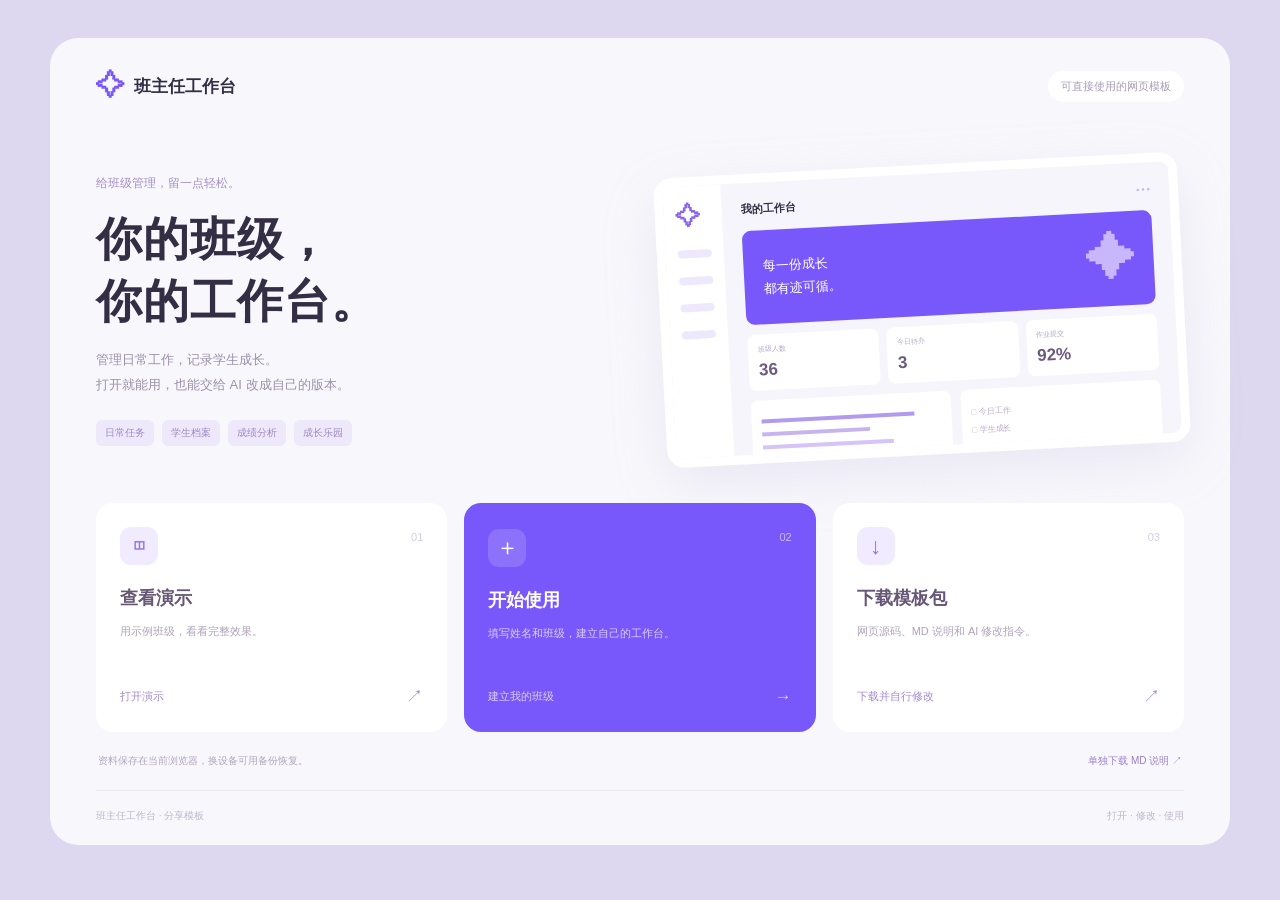
<file: index.html>
<!DOCTYPE html><html lang="zh-CN"><head><meta charset="UTF-8"><meta name="viewport" content="width=device-width,initial-scale=1"><meta name="theme-color" content="#7858fa"><title>班主任工作台 · 模板</title><link rel="stylesheet" href="welcome.css"></head><body><main class="welcome"><header><a class="brand" href="index.html"><span>✧</span> 班主任工作台</a><span class="tag">可直接使用的网页模板</span></header><section class="intro"><div class="intro-copy"><span class="label">给班级管理，留一点轻松。</span><h1>你的班级，<br>你的工作台。</h1><p>管理日常工作，记录学生成长。<br>打开就能用，也能交给 AI 改成自己的版本。</p><div class="intro-tags"><span>日常任务</span><span>学生档案</span><span>成绩分析</span><span>成长乐园</span></div></div><div class="mini-desk" aria-hidden="true"><div class="mini-nav"><b>✧</b><span></span><span></span><span></span><span></span></div><div class="mini-main"><div class="mini-title">我的工作台 <i>● ● ●</i></div><div class="mini-hero"><span>每一份成长<br>都有迹可循。</span><b>✦</b></div><div class="mini-stats"><div>班级人数<strong>36</strong></div><div>今日待办<strong>3</strong></div><div>作业提交<strong>92%</strong></div></div><div class="mini-row"><div class="mini-chart"><span></span><span></span><span></span></div><div class="mini-list"><span>□ 今日工作</span><span>□ 学生成长</span><span>☑ 班级活动</span></div></div></div></div></section><section class="entry-grid"><a class="entry" href="workspace.html?mode=demo"><span class="entry-icon">◫</span><span class="entry-number">01</span><h2>查看演示</h2><p>用示例班级，看看完整效果。</p><span class="entry-action">打开演示 <b>↗</b></span></a><button class="entry featured" id="start" onclick="startUsing()"><span class="entry-icon">＋</span><span class="entry-number">02</span><h2 id="start-title">开始使用</h2><p id="start-desc">填写姓名和班级，建立自己的工作台。</p><span class="entry-action" id="start-action">建立我的班级 <b>→</b></span></button><a class="entry" href="downloads/classroom-template.zip" download="班主任工作台_模板包.zip" id="download"><span class="entry-icon">↓</span><span class="entry-number">03</span><h2>下载模板包</h2><p>网页源码、MD 说明和 AI 修改指令。</p><span class="entry-action">下载并自行修改 <b>↗</b></span></a></section><section class="setup" id="setup" hidden><div><h2>建立我的班级</h2><p>稍后可在系统设置中修改。</p></div><form id="setup-form"><label>班主任姓名<input name="teacher" placeholder="例如：林老师" required maxlength="30" autocomplete="name"></label><label>班级名称<input name="className" placeholder="例如：初二（3）班" required maxlength="50"></label><label>学期<input name="term" placeholder="例如：2026—2027 学年 · 第一学期" maxlength="80"></label><button class="primary" type="submit">进入我的工作台 →</button><span id="setup-error" role="alert"></span></form></section><div class="bottom-row"><span>资料保存在当前浏览器，换设备可用备份恢复。</span><a href="downloads/template-spec.md" download>单独下载 MD 说明 ↗</a></div><p id="file-note" hidden>你已打开下载后的源码。修改 app.js 或 style.css 后刷新即可；重新生成下载包可运行 build-template.py。</p><footer><span>班主任工作台 · 分享模板</span><span>打开 · 修改 · 使用</span></footer></main><script src="welcome.js"></script></body></html>
</file>
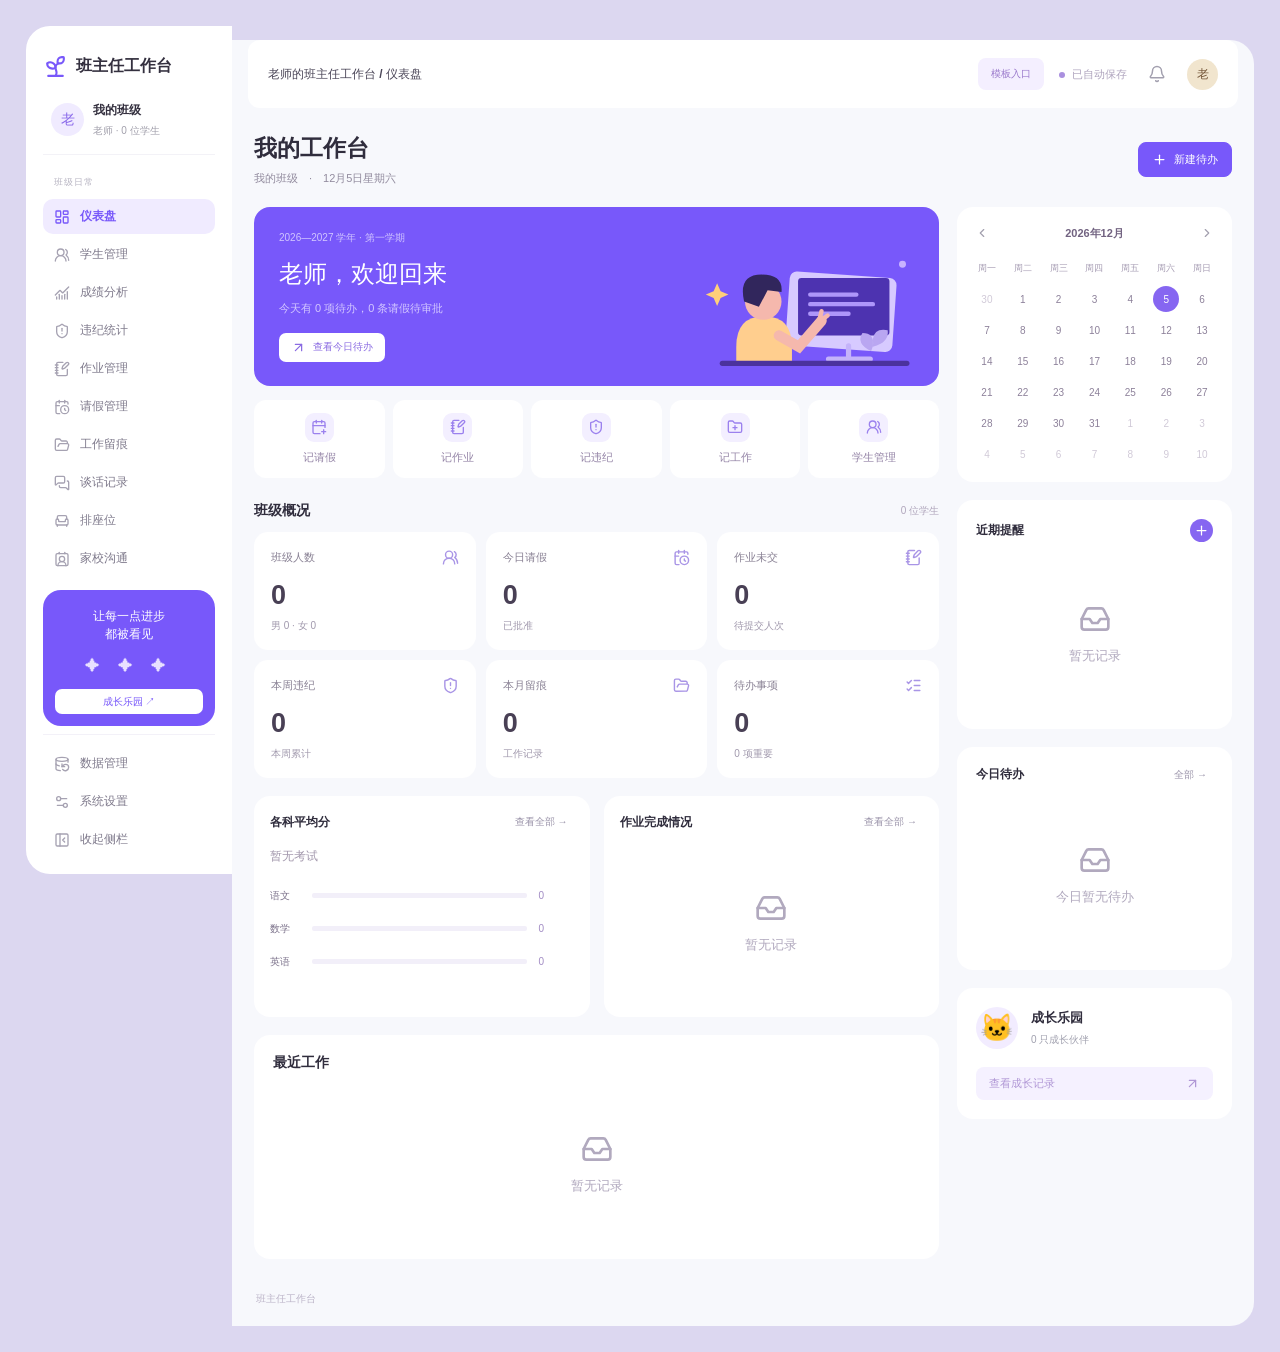
<file: workspace.html>
<!DOCTYPE html><html lang="zh-CN"><head><meta charset="UTF-8"><meta name="viewport" content="width=device-width,initial-scale=1"><meta name="theme-color" content="#182b38"><title>班主任工作台</title><link rel="stylesheet" href="style.css"></head><body><aside id="sidebar"></aside><div id="shade" onclick="document.body.classList.remove('nav-open')"></div><div class="shell"><header><div class="header-left"><button class="icon mobile" onclick="document.body.classList.add('nav-open')" aria-label="打开菜单"><i data-lucide="menu"></i></button><span id="bread">工作台 / 仪表盘</span></div><div class="header-right"><span id="saved"><span class="dot"></span> 已自动保存</span><button class="icon" onclick="go('todo')" aria-label="提醒"><i data-lucide="bell"></i></button><button class="avatar" onclick="go('settings')">林</button></div></header><main id="main"></main><footer><span>班主任工作台</span><span></span></footer></div><div id="modal" class="modal" hidden></div><div id="toast" role="status"></div><input type="file" id="file" hidden><script src="icons.js"></script><script src="docx.js"></script><script src="app.js"></script></body></html>
</file>
<file: welcome.css>
*{box-sizing:border-box}body{margin:0;background:#ddd7f0;color:#342e45;font:14px -apple-system,BlinkMacSystemFont,'Segoe UI','PingFang SC','Microsoft YaHei',sans-serif;padding:38px 28px}button,input{font:inherit}a{color:inherit;text-decoration:none}button{cursor:pointer}button:focus-visible,a:focus-visible,input:focus-visible{outline:3px solid #b9a2fc;outline-offset:4px}[hidden]{display:none!important}.welcome{max-width:1180px;margin:auto;background:#f8f8fc;border-radius:28px;padding:32px 46px 22px}header{display:flex;justify-content:space-between;align-items:center}.brand{font-size:17px;font-weight:650;display:flex;align-items:center;gap:9px}.brand>span{color:#7858fa;font-size:29px}.tag{font-size:11px;color:#a79cb8;background:white;border-radius:20px;padding:8px 13px}.intro{display:grid;grid-template-columns:1fr 1fr;gap:40px;align-items:center;padding:62px 0 48px}.label{color:#a38dca;font-size:12px}h1{font-size:46px;line-height:1.35;font-weight:650;margin:16px 0;letter-spacing:1px}.intro-copy>p{font-size:13px;line-height:1.9;color:#9b90aa;margin:0}.intro-tags{display:flex;gap:8px;margin-top:22px}.intro-tags span{font-size:10px;background:#eee9fa;color:#9f88c7;padding:6px 9px;border-radius:6px}.mini-desk{height:290px;border:9px solid #fff;border-radius:18px;background:#f6f5fc;display:flex;overflow:hidden;box-shadow:0 18px 55px #a99bc72b;transform:rotate(-3deg)}.mini-nav{width:58px;background:white;padding:16px 12px}.mini-nav b{font-size:25px;color:#8966ef}.mini-nav span{display:block;height:8px;background:#eee8fc;margin-top:19px;border-radius:4px}.mini-main{padding:19px;flex:1}.mini-title{font-size:11px;font-weight:600;display:flex;justify-content:space-between;align-items:center}.mini-title i{color:#c7badf;font-size:6px}.mini-hero{background:#7858fa;color:white;padding:19px;border-radius:9px;margin-top:14px;display:flex;align-items:center;justify-content:space-between}.mini-hero span{line-height:1.8;font-size:13px}.mini-hero b{font-size:49px;color:#c9b7fc}.mini-stats{display:flex;gap:8px;margin-top:10px}.mini-stats>div{flex:1;background:white;padding:10px;border-radius:7px;font-size:7px;color:#b4a7c6}.mini-stats strong{display:block;color:#6c5b80;font-size:17px;margin-top:6px}.mini-row{display:flex;gap:10px;margin-top:10px}.mini-chart,.mini-list{background:white;padding:10px;flex:1;border-radius:7px}.mini-chart span{display:block;height:4px;background:#b29aef;margin:9px 0;width:85%}.mini-chart span:nth-child(2){width:60%;background:#c6b4ef}.mini-chart span:nth-child(3){width:73%;background:#d4c4f7}.mini-list span{display:block;font-size:8px;color:#baabcc;margin:7px 0}.entry-grid{display:grid;grid-template-columns:repeat(3,1fr);gap:17px}.entry{display:block;border:0;background:white;padding:24px;text-align:left;border-radius:17px;color:#665776;position:relative;transition:transform .15s,box-shadow .15s}.entry:hover{transform:translateY(-3px);box-shadow:0 9px 28px #ab9dca20}.entry-icon{width:38px;height:38px;border-radius:11px;background:#f0ebff;color:#9573e7;display:grid;place-items:center;font-size:23px}.entry-number{position:absolute;top:28px;right:24px;color:#d6cce4;font-size:11px}.entry h2{font-size:18px;margin:21px 0 12px;font-weight:600}.entry p{font-size:11px;color:#b0a3be;line-height:1.8;min-height:39px;margin:0 0 24px}.entry-action{font-size:11px;display:flex;align-items:center;justify-content:space-between;color:#a48acf}.entry-action b{font-size:17px;font-weight:400}.featured{background:#7858fa;color:white}.featured .entry-icon{background:#ffffff26;color:white}.featured .entry-number{color:#cab9ff}.featured p,.featured .entry-action{color:#dacfff}.bottom-row{display:flex;justify-content:space-between;gap:20px;font-size:10px;color:#b1a5bf;padding:22px 2px}.bottom-row a{color:#9c80ca;white-space:nowrap}footer{border-top:1px solid #ebe5f4;display:flex;justify-content:space-between;font-size:10px;color:#c0b5cc;padding-top:18px}.setup{background:white;padding:27px;border-radius:17px;margin-top:22px;display:grid;grid-template-columns:1fr 2fr;gap:25px;scroll-margin:20px}.setup h2{font-size:18px;margin:0 0 10px}.setup p{font-size:11px;color:#afa0be}.setup form{display:grid;gap:14px;grid-template-columns:1fr 1fr}.setup label{display:flex;flex-direction:column;gap:8px;font-size:11px;color:#9684a8}.setup label:nth-child(3){grid-column:1/-1}.setup input{border:1px solid #e9e1f5;border-radius:8px;padding:11px 13px;width:100%;color:#675378;background:#fcfbff;font-size:12px}.setup input::placeholder{color:#c8bbd5}.primary{background:#7858fa;border:0;color:white;padding:12px 16px;border-radius:8px;grid-column:1/-1;font-size:12px}#setup-error{grid-column:1/-1;color:#bc6979;font-size:12px}#file-note{font-size:11px;line-height:1.8;color:#ac9bbc;margin-top:0}@media(max-width:760px){body{padding:16px 12px}.welcome{padding:22px 20px;border-radius:20px}.tag{font-size:9px;padding:6px 8px}.brand{font-size:14px}.brand>span{font-size:24px}.intro{padding:36px 0 30px;gap:25px;grid-template-columns:1fr}.intro-copy h1{font-size:36px}.intro-copy>p{font-size:12px}.mini-desk{height:245px;max-width:420px;width:90%;margin:0 auto;transform:rotate(-2deg)}.mini-main{padding:15px}.mini-hero{padding:12px 16px}.mini-row{margin-top:7px}.entry-grid{grid-template-columns:1fr;gap:12px}.entry{padding:20px 20px 17px}.entry h2{margin:14px 0 7px;font-size:17px}.entry p{min-height:0;margin-bottom:16px}.entry-icon{height:30px;width:30px;font-size:20px}.entry-action{font-size:11px}.bottom-row{flex-direction:column;gap:12px;padding:19px 1px;line-height:1.7}.setup{grid-template-columns:1fr;padding:22px;gap:12px}.setup form{grid-template-columns:1fr}.setup label:nth-child(3){grid-column:auto}.intro-tags{gap:6px}.intro-tags span{font-size:9px}}
</file>
<file: style.css>
:root{--nav:#192d3a;--green:#287c63;--ink:#213b3c;--muted:#869393;--line:#e5ebe8;--bg:#f4f6f3;--soft:#eaf3ec}*{box-sizing:border-box}body{margin:0;color:var(--ink);font:14px -apple-system,BlinkMacSystemFont,'Segoe UI','PingFang SC','Microsoft YaHei',sans-serif;background:var(--bg)}button,input,select,textarea{font:inherit}button,a,input,select,textarea{outline-color:#3a9277}button{cursor:pointer;border:0}button{transition:background .15s,transform .15s}button:hover{filter:brightness(.97)}button:active{transform:translateY(1px)}a{color:var(--green);text-decoration:none}aside{position:fixed;inset:0 auto 0 0;width:234px;background:var(--nav);color:#fff;padding:28px 18px 16px;display:flex;flex-direction:column;z-index:30}.brand{display:flex;gap:10px;align-items:center;font-size:17px;font-weight:650;letter-spacing:1px}.brand-mark{width:34px;height:34px;border-radius:11px;background:#418570;display:grid;place-items:center}.class-profile{padding:26px 12px 21px;border-bottom:1px solid #ffffff13;margin-bottom:18px}.class-profile .row{gap:12px}.class-profile small{display:block;color:#99aaaF;margin-top:5px;font-size:12px}.teacher-avatar{background:#dce9d9;color:#38664f;border-radius:50%;width:42px;height:42px;display:grid;place-items:center;font-size:19px}.nav-scroll{overflow:auto;flex:1;scrollbar-width:thin}.nav-label{font-size:10px;letter-spacing:2px;color:#8fa3aa;padding:10px 14px}.nav-item{width:100%;text-align:left;background:transparent;color:#d0dbde;padding:10px 14px;border-radius:7px;display:flex;gap:12px;align-items:center;margin:3px 0;font-size:13px}.nav-item svg{width:17px;height:17px;color:#9fb4ba}.nav-item.active{background:#315369;color:white}.nav-item.active svg{color:#b2dcc8}.nav-item .badge{margin-left:auto;background:#ffffff18;color:#cbe3d3;font-size:10px;border-radius:4px;padding:2px 5px}.nav-bottom{border-top:1px solid #ffffff13;padding-top:10px}.shell{margin-left:234px}header{height:74px;background:#ffffffbd;border-bottom:1px solid var(--line);display:flex;align-items:center;justify-content:space-between;padding:0 38px}.header-left,.header-right,.row{display:flex;align-items:center;gap:16px}.header-left{font-size:12px;color:#748681}.header-right{gap:19px}#saved{font-size:11px;color:#7e9084}.dot{display:inline-block;width:6px;height:6px;border-radius:50%;background:#70a88b;margin-right:4px}.avatar{border-radius:50%;width:31px;height:31px;background:#e9ede2;color:#547154;font-size:12px}.icon{background:transparent;color:#6a807a;padding:6px;display:inline-flex;align-items:center;justify-content:center}.icon svg{width:18px;height:18px}.mobile{display:none}main{max-width:1520px;margin:auto;padding:32px 38px;min-height:calc(100vh - 124px)}h1{font-size:27px;letter-spacing:.5px;font-weight:650;margin:0 0 9px}h2{font-size:16px;font-weight:650;margin:0}h3{font-size:14px;margin:0}p{line-height:1.7}small,.muted{color:var(--muted)}.page-head{display:flex;align-items:center;justify-content:space-between;gap:18px;margin-bottom:25px}.eyebrow{letter-spacing:2px;font-size:10px;color:#7d9684;font-weight:600;margin-bottom:10px}.subtitle{font-size:12px;color:#8a9892}.btn{background:white;border:1px solid #dfe7e1;padding:9px 14px;border-radius:6px;display:inline-flex;align-items:center;justify-content:center;gap:7px;color:#50665d;white-space:nowrap;font-size:12px}.btn svg{width:15px;height:15px}.btn.primary{background:var(--green);color:white;border-color:var(--green)}.btn.danger{color:#bd625a}.btn.small{padding:6px 10px;font-size:11px}.actions{display:flex;gap:8px;flex-wrap:wrap}.hero{display:flex;align-items:center;justify-content:space-between;background:#e7eee2;border:1px solid #dee7d7;border-radius:11px;padding:25px 29px;position:relative;overflow:hidden;margin-bottom:22px}.hero h2{font-size:23px;font-weight:550;margin-bottom:12px}.hero p{font-size:12px;margin:0;color:#70846b}.hero-art{width:190px;height:105px;position:relative;flex-shrink:0;display:flex;align-items:center;justify-content:center}.hero-art .leaf{position:absolute;width:33px;height:55px;border-radius:100% 0 100% 0;background:#86a88a;transform:rotate(-20deg);right:38px;top:5px}.hero-art:after{content:'';width:118px;height:12px;border-radius:50%;background:#c9d8c4;position:absolute;bottom:3px}.books{transform:rotate(-8deg);position:relative;z-index:1}.book{width:91px;height:20px;border-radius:3px;border-left:7px solid #ffffff66;margin-top:3px;box-shadow:2px 2px 0 #bac9b5;background:#5b8067}.book:nth-child(2){width:104px;background:#e3bf82}.book:nth-child(3){background:#a6b98e;width:96px}.quick{display:grid;grid-template-columns:repeat(5,1fr);gap:12px;margin:20px 0 24px}.quick button{background:white;border:1px solid var(--line);padding:13px 10px;border-radius:8px;display:flex;align-items:center;justify-content:center;gap:10px;color:#455e53;font-size:12px}.quick button i,.quick button svg{width:17px;height:17px;color:#68947c}.stats{display:grid;grid-template-columns:repeat(6,1fr);gap:14px;margin-bottom:22px}.stat{background:white;border:1px solid var(--line);border-radius:9px;padding:17px}.stat .label{font-size:11px;color:#81918a;display:flex;align-items:center;justify-content:space-between}.stat svg{width:15px;height:15px;color:#a3b8a8}.stat .value{font:600 29px Georgia,serif;margin:13px 0 7px;color:#2b4b3a}.stat .value span{font:11px sans-serif;color:#94a197;margin-left:6px}.stat .note{font-size:10px;color:#8d9d91}.grid2{display:grid;grid-template-columns:1.15fr 1fr;gap:20px;margin-bottom:20px}.grid3{display:grid;grid-template-columns:repeat(3,1fr);gap:18px}.panel{background:white;border:1px solid var(--line);border-radius:10px;padding:22px;margin-bottom:20px}.grid2>.panel{margin:0}.panel-head{display:flex;align-items:center;justify-content:space-between;gap:12px;margin-bottom:19px}.panel-head h2:before{content:'';display:inline-block;width:3px;height:15px;border-radius:2px;background:#5f9274;margin-right:9px;vertical-align:-2px}.link-btn{color:#819486;background:none;font-size:11px}.pill{font-size:10px;padding:4px 8px;border-radius:4px;background:#edf3ee;color:#5f856d;display:inline-block;white-space:nowrap}.pill.orange{background:#fbf0df;color:#b78b4f}.pill.red{background:#f8eae7;color:#b4736b}.reminder{display:flex;align-items:center;gap:13px;padding:12px 0;border-bottom:1px solid #f0f3ef}.reminder:last-child{border:0}.reminder .date{width:40px;text-align:center;font-size:11px;color:#9aa690;border:1px solid #e6ecdf;background:#f5f7ef;padding:5px;border-radius:5px}.date strong{font:600 20px Georgia,serif;display:block;color:#6e805c}.reminder .text{flex:1;min-width:0}.reminder strong{font-size:12px;font-weight:550}.reminder small{font-size:10px;display:block;margin-top:5px}.todo-item{display:flex;gap:11px;padding:13px 0;align-items:center;border-bottom:1px solid #f0f3ef}.todo-item input{accent-color:#568d6e;width:15px;height:15px}.todo-item .text{flex:1;font-size:12px}.todo-item.done .text{text-decoration:line-through;color:#a7b1a6}.bars{display:flex;flex-direction:column;gap:17px;margin-top:25px}.bar-row{display:flex;align-items:center;gap:12px;font-size:11px}.bar-track{height:9px;border-radius:2px;background:#f1f4ee;flex:1;overflow:hidden}.bar-fill{height:100%;background:#5e8a6e;border-radius:2px}.bar-row b{font-weight:500;min-width:30px}.bar-row em{font-style:normal;font-size:10px;width:35px;color:#6a806c}.legend{display:flex;gap:18px;font-size:10px;color:#8b9c90}.legend:before{content:'';width:7px;height:7px;background:#6a9273;margin-top:2px}.mini-progress{height:5px;background:#eff2ec;border-radius:3px;margin-top:10px;overflow:hidden}.mini-progress span{height:100%;display:block;background:#7b9c71}.homework-row{padding:13px 0;border-bottom:1px solid #f1f3ef}.homework-row:last-child{border:0}.homework-row .row{justify-content:space-between;font-size:12px}.pet-preview{display:flex;align-items:center;gap:20px;background:#f7f5ee;border-radius:7px;padding:16px;margin-top:12px}.pet-emoji{font-size:53px;filter:drop-shadow(0 5px 2px #0000000a);line-height:1.5}.toolbar{display:flex;align-items:center;justify-content:space-between;gap:14px;flex-wrap:wrap;margin-bottom:18px}.search{display:flex;align-items:center;gap:9px;border:1px solid #e0e7e0;background:white;padding:9px 12px;border-radius:6px}.search svg{width:15px;height:15px;color:#99a59b}.search input{border:0;background:none;width:190px;color:#49614f}.search input:focus{outline:none}input,select,textarea{border:1px solid #dfe7e0;border-radius:5px;padding:9px 11px;background:white;color:#375443;max-width:100%}textarea{min-height:95px;resize:vertical}table{width:100%;border-collapse:collapse;text-align:left;font-size:12px;white-space:nowrap}th{font-weight:500;color:#8b9c90;font-size:11px;background:#f7f9f5;padding:13px 14px;border-bottom:1px solid var(--line)}td{padding:14px;border-bottom:1px solid #eef2eb;color:#5d7264}tbody tr:hover{background:#fafbf8}.table-wrap{overflow-x:auto}.name-btn{background:transparent;color:#34583f;font-weight:600;padding:0}.student-icon{display:inline-flex;width:29px;height:29px;align-items:center;justify-content:center;background:#eaf1e5;border-radius:8px;margin-right:10px;color:#6f8c68;font-size:11px}.tabs{display:flex;gap:7px;border-bottom:1px solid var(--line);margin-bottom:22px;overflow-x:auto}.tab{padding:12px 15px;background:none;white-space:nowrap;color:#8c9a8f;font-size:12px;border-bottom:2px solid transparent}.tab.active{color:#287c63;border-bottom-color:#287c63}.empty{text-align:center;padding:45px;color:#9aab9c;font-size:13px}.empty svg{display:block;margin:0 auto 12px;width:32px;height:32px}.modal{position:fixed;inset:0;z-index:60;background:#172b3d69;display:flex;align-items:center;justify-content:center;padding:24px;backdrop-filter:blur(3px)}[hidden]{display:none!important}.dialog{background:#fff;border-radius:12px;width:650px;max-width:100%;max-height:90vh;overflow:auto;box-shadow:0 20px 100px #142d3038}.dialog.wide{width:930px}.dialog-head{padding:22px 25px;border-bottom:1px solid var(--line);display:flex;justify-content:space-between;align-items:center}.dialog-body{padding:23px 25px}.form-grid{display:grid;grid-template-columns:1fr 1fr;gap:18px}.field{display:flex;flex-direction:column;gap:8px;font-size:12px;color:#748775}.field.full{grid-column:1/-1}.dialog-foot{display:flex;justify-content:flex-end;gap:9px;padding:17px 25px;border-top:1px solid var(--line)}.photos{display:flex;gap:8px;flex-wrap:wrap}.photos img{width:100px;height:80px;object-fit:cover;border-radius:5px}.chart{width:100%;height:215px}.pet-card{text-align:center;position:relative}.pet-card .pet-emoji{font-size:78px}.pet-card .student{font-size:16px;font-weight:550;margin-top:10px}.pet-card .attributes{text-align:left;margin:20px 0;font-size:11px}.seat-grid{display:grid;gap:10px;max-width:900px;margin:auto}.seat{position:relative;border:1px solid #dae5db;border-radius:6px;background:#f5f9f2;padding:16px 6px;text-align:center;min-height:65px;color:#496d51;cursor:grab;font-size:12px}.seat.selected{outline:2px solid #34816b}.seat small{display:block;margin-top:5px;font-size:9px}.seat.empty{padding:16px 6px;background:#fafbf8;color:#bdc7bb}.board{background:#4a705d;color:#e8f0dc;text-align:center;max-width:400px;margin:10px auto 35px;border-bottom:5px solid #bba582;border-radius:4px;padding:12px;font-size:13px;letter-spacing:12px}.seat.aisle{margin-right:24px}.timeline{border-left:1px solid #d9e4d8;margin:0 12px;padding-left:28px}.timeline article{position:relative;padding-bottom:27px}.timeline article:before{content:'';position:absolute;left:-33px;top:5px;width:8px;height:8px;border-radius:50%;background:#6c9472}.timeline article p{font-size:12px;color:#7b8e7c}.setting-section{max-width:800px}.notice{background:#f6f4e9;border-radius:6px;padding:12px 16px;color:#9c8c5b;font-size:12px;line-height:1.8}.danger-zone{border-color:#eedad3}.rank{font:25px Georgia;color:#b4bfa5;width:35px}.card-grid{display:grid;grid-template-columns:repeat(auto-fill,minmax(245px,1fr));gap:18px}.card-grid .panel{margin:0}.divider{height:1px;background:var(--line);margin:20px 0}footer{display:flex;justify-content:space-between;padding:10px 38px 20px;color:#a3afa2;font-size:10px}#toast{position:fixed;bottom:30px;left:calc(50% + 90px);transform:translate(-50%,15px);background:#254e3f;color:white;padding:13px 24px;z-index:100;border-radius:7px;opacity:0;transition:.2s;pointer-events:none;font-size:12px}#toast.show{opacity:1;transform:translate(-50%,0)}.svgline{width:100%;height:230px}.profile-top{display:flex;align-items:center;gap:18px;margin-bottom:25px}.profile-top .student-icon{width:62px;height:62px;font-size:22px}.metric4{display:grid;grid-template-columns:repeat(4,1fr);gap:12px}.metric4 .stat{padding:14px}.collapse-label{margin-left:auto}body.collapsed aside{width:74px;padding:25px 12px}body.collapsed .shell{margin-left:74px}body.collapsed aside .brand-text,body.collapsed aside .class-profile,body.collapsed aside .nav-label,body.collapsed aside .nav-text,body.collapsed aside .badge{display:none}body.collapsed .nav-item{justify-content:center;padding:12px}body.collapsed .brand{justify-content:center;margin-bottom:30px}.homework-tiles{display:grid;grid-template-columns:repeat(auto-fill,minmax(115px,1fr));gap:10px}.student-tile{padding:14px;border:1px solid var(--line);border-radius:6px;font-size:12px;background:#edf4e9;color:#64835d}.student-tile.missing{background:#fbefea;color:#b87e6e}.donut-wrap{display:flex;align-items:center;gap:28px;justify-content:center;padding:15px 0}.donut{width:150px;height:150px;border-radius:50%;position:relative;flex-shrink:0}.donut:after{content:'';position:absolute;inset:27px;background:#fff;border-radius:50%}.donut-text{position:absolute;inset:0;display:grid;place-content:center;z-index:1;text-align:center;font:25px Georgia}.donut-text small{font:10px sans-serif;display:block;margin-top:7px}.key-row{font-size:11px;margin:12px 0;display:flex;gap:9px}.key-row span{width:8px;height:8px;display:block;border-radius:2px;margin-top:3px}.record-content{white-space:pre-wrap;font-size:13px;line-height:1.9;color:#687f6a}@media(min-width:1500px){main{padding:38px 48px}.stats .stat{padding:22px}.quick{margin-top:22px}.hero{padding:30px}}@media(max-width:1150px){aside{width:208px}.shell{margin-left:208px}main{padding:28px 24px}header{padding:0 24px}.stats{grid-template-columns:repeat(3,1fr)}.grid2{grid-template-columns:1fr 1fr}.quick button{font-size:11px;gap:5px}.hero-art{width:120px}.grid3{grid-template-columns:repeat(2,1fr)}}@media(max-width:760px){aside{transform:translateX(-100%);width:234px!important;transition:.2s}.shell,body.collapsed .shell{margin-left:0}body.nav-open aside{transform:translateX(0)}body.nav-open #shade{display:block;position:fixed;inset:0;background:#0005;z-index:25}body.collapsed aside .brand-text,body.collapsed aside .class-profile,body.collapsed aside .nav-label,body.collapsed aside .nav-text{display:block}.mobile{display:inline-flex}header{height:60px;padding:0 16px}.header-right{gap:10px}#saved{font-size:10px}main{padding:24px 16px}.page-head{align-items:flex-start}h1{font-size:23px}.page-head>.actions{justify-content:flex-end}.hero{padding:22px 18px}.hero h2{font-size:19px}.hero-art{width:90px;transform:scale(.8)}.hero p{max-width:220px}.quick{gap:6px}.quick button{padding:12px 2px;flex-direction:column;font-size:10px;gap:7px}.stats{gap:8px}.stat{padding:12px}.stat .value{font-size:25px}.stat .label{font-size:10px}.stat .note{font-size:9px}.grid2,.grid3{grid-template-columns:1fr}.panel{padding:18px}.grid2>.panel{margin-bottom:0}.tabs{gap:0}.tab{padding:11px 12px}.form-grid{grid-template-columns:1fr}.field.full{grid-column:auto}.modal{padding:10px}.dialog{max-height:94vh}.dialog-body{padding:18px}.dialog-head{padding:17px 18px}.metric4{grid-template-columns:repeat(2,1fr)}.seat-grid{gap:5px}.seat{font-size:10px;padding:10px 3px;min-height:55px}.seat small{font-size:8px}.seat.aisle{margin-right:12px}.toolbar .actions{gap:6px}footer{padding:8px 16px 18px}footer span:last-child{display:none}#toast{left:50%;max-width:90vw;white-space:nowrap}.header-left{gap:8px}.card-grid{grid-template-columns:1fr 1fr}.pet-card .pet-emoji{font-size:58px}.pet-card{padding:16px}.search input{width:150px}}@media print{aside,header,footer,.actions,.toolbar,.btn,.tabs{display:none}.shell{margin:0}main{padding:0}.panel{break-inside:avoid}}

.nav-scroll{scrollbar-color:#405965 transparent}.nav-scroll::-webkit-scrollbar{width:4px}.nav-scroll::-webkit-scrollbar-thumb{background:#405965;border-radius:4px}
/* Reference theme: lavender surround, white navigation, light gray canvas. */
:root{--nav:#fff;--green:#7858fa;--ink:#2e2c3b;--muted:#a1a1af;--line:#efeff5;--bg:#f7f8fc;--soft:#f1edff}body{background:#dcd7f0;padding:26px;color:#302d3d}aside{inset:26px auto 26px 26px;width:206px;border-radius:24px 0 0 24px;padding:26px 17px 14px;color:#34303f;background:#fff}.shell{margin-left:206px;background:#f7f8fc;border-radius:0 24px 24px 0;min-height:calc(100vh - 52px);overflow:clip}header{height:68px;background:#fff;border:0;margin:14px 16px 0;border-radius:12px;padding:0 20px}.header-left{color:#4b4658;font-weight:550}.header-right{gap:15px}.avatar{background:#f1e5ce;color:#75573a}.brand{font-size:16px;gap:9px;letter-spacing:0}.brand-mark{background:none;color:#7858fa;width:24px;height:29px;border-radius:0}.brand-mark svg{width:25px;height:25px}.class-profile{padding:20px 8px 16px;margin-bottom:10px;border-bottom:1px solid #f3f2f7}.class-profile .row{gap:9px}.class-profile strong{font-size:12px}.class-profile small{font-size:10px;color:#a2a0ac}.teacher-avatar{width:33px;height:33px;font-size:14px;background:#f0ebff;color:#8969ea}.nav-label{font-size:9px;letter-spacing:1px;color:#b7b4c2;padding:11px 11px 7px}.nav-item{font-size:12px;padding:9px 11px;border-radius:10px;color:#8e8b99;gap:10px;margin:3px 0;min-height:35px}.nav-item svg{width:16px;height:16px;color:#a6a2b2}.nav-item.active{background:#f0ebff;color:#7858fa;font-weight:600}.nav-item.active svg{color:#7858fa}.nav-item:hover{background:#f7f5ff}.nav-item .badge{background:#ebe4ff;color:#8967ed}.nav-bottom{border-top:1px solid #f3f1f8;padding-top:8px}.nav-scroll{scrollbar-width:thin;scrollbar-color:#e4dff4 transparent}.nav-scroll::-webkit-scrollbar-thumb{background:#e4dff4}.sidebar-growth{margin:15px 0 8px;padding:17px 12px 12px;background:#7858fa;color:white;border-radius:18px;flex-shrink:0;display:flex;align-items:center;flex-direction:column;gap:12px;font-size:12px;line-height:1.5}.growth-stars{font-size:15px;letter-spacing:7px;color:#e8e0ff}.growth-link{background:white;color:#7858fa;width:100%;border-radius:7px;padding:5px 8px;font-size:10px}main{padding:25px 22px;min-height:calc(100vh - 175px);max-width:1600px}h1{font-size:23px;font-weight:650;margin-bottom:7px;letter-spacing:0}h2{font-size:14px}h3{font-size:13px}.subtitle{font-size:11px;color:#aaa7b5}.page-head{margin-bottom:21px}.eyebrow{display:none}.btn{border-color:#ece9f5;color:#777084;border-radius:8px;font-size:11px;padding:9px 13px;background:#fff}.btn.primary{background:#7858fa;border-color:#7858fa;color:#fff}.btn.danger{color:#c57780}.icon{color:#a3a0af}.btn.small{border:0;background:#f4f1fc;color:#947ae0}.panel{border:0;border-radius:16px;box-shadow:none;padding:19px;margin-bottom:18px}.panel-head{margin-bottom:16px}.panel-head h2:before{display:none}.link-btn{color:#9b94aa;font-size:10px}.tabs{border-color:#ece9f6;gap:4px}.tab{color:#a4a0ae;font-size:12px;padding:12px 14px}.tab.active{color:#7858fa;border-color:#7858fa}.toolbar{margin-bottom:17px}.search{border-color:#eeebf6;border-radius:9px}.search input{color:#675c7d}.search svg{color:#b3acbf}input,select,textarea{border-color:#e9e5f3;border-radius:8px;color:#625774;accent-color:#7858fa}input:focus,select:focus,textarea:focus{outline-color:#ab95ff}.field{color:#89818f;font-size:12px}th{background:#faf9fd;color:#a7a0b1;border-color:#f0edf7}td{color:#7c7389;border-color:#f3f1f8;padding:16px 14px}tbody tr:hover{background:#fbfaff}.name-btn{color:#67547f}.student-icon{background:#f0ebff;color:#9a7be8;border-radius:10px}.pill{background:#f1ecff;color:#9a7be8;border-radius:6px}.pill.orange{background:#fff5e6;color:#c7a262}.pill.red{background:#fff0f2;color:#c98590}.empty{color:#b1a9be}.stat{border:0;border-radius:14px;padding:17px;background:#fff}.stat .label{font-size:11px;color:#9690a3}.stat svg{color:#a995e6;width:17px;height:17px}.stat .value{font:600 27px -apple-system,BlinkMacSystemFont,'Segoe UI',sans-serif;color:#494055;margin:14px 0 8px}.stat .note{font-size:10px;color:#b0a8bc}.stat .value span{color:#8b7ca0}.bar-track{height:5px;background:#f2eff9}.bar-fill{background:#9b81f1;border-radius:2px}.bar-row{color:#7c728b;font-size:10px}.bar-row em{color:#a28cc4;font-size:10px}.mini-progress{background:#f0ecfa;height:3px;margin-top:13px}.mini-progress span{background:#a18af4}.reminder{border-color:#f3f0f8;gap:11px}.reminder .text strong{font-size:11px;font-weight:550}.reminder small{color:#b4acbf}.reminder .date{background:#f4f0ff;border:0;color:#ad9ac8}.date strong{color:#9b80ca}.todo-item{border-color:#f2eff8;font-size:11px;gap:9px;padding:14px 0}.todo-item input{accent-color:#9172ed;border-color:#ddd6ec}.todo-item .text{font-size:11px;color:#83768e;line-height:1.6}.todo-item.done .text{color:#c2b9cb}.notice{background:#f3efff;color:#9d8ab5;border-radius:10px}.dialog{border-radius:20px;box-shadow:0 20px 100px #43337826}.dialog-head,.dialog-foot{border-color:#f1edf7}.modal{background:#3a2f6155}.board{background:#a28ae3;border-bottom-color:#ddd2f5;border-radius:9px;color:#fff}.seat{background:#f5f0ff;border-color:#e9e0fa;border-radius:10px;color:#9b80ba}.seat.empty{background:#fbf9ff;color:#c3b7d4}.seat.selected{outline-color:#9b7be8}.student-tile{background:#f0ebff;color:#9c82c4;border-color:#e6def4;border-radius:10px}.student-tile.missing{background:#fff2ea;color:#cc9a82;border-color:#f6e4d7}.pet-preview{background:#f6f2ff}.timeline{border-color:#e9e0f9}.timeline article:before{background:#a78de4}.record-content{color:#8c7b9c}.setting-section{max-width:900px}#toast{background:#8060da;left:calc(50% + 90px)}.dot{background:#aa90df}#saved{color:#aea3bd}footer{padding:8px 24px 20px;color:#bcb4c8;font-size:10px}body.collapsed aside{width:70px;padding:24px 10px}body.collapsed .shell{margin-left:70px}body.collapsed .sidebar-growth{display:none}.dashboard-layout{display:grid;grid-template-columns:minmax(0,1fr) 275px;gap:18px;align-items:start}.dashboard-primary,.dashboard-rail{min-width:0}.hero{background:#7858fa;border:0;border-radius:16px;padding:24px 25px;margin-bottom:14px;min-height:172px;color:white;isolation:isolate}.hero-copy{position:relative;z-index:1}.hero-overline{font-size:10px;color:#d1c5ff;display:block;margin-bottom:13px}.hero h2{font-size:24px;font-weight:550;margin:0 0 9px;color:white}.hero p{font-size:11px;color:#d3c7ff}.hero-button.btn{margin-top:15px;background:white;border:0;color:#8b6ce2;font-size:10px;padding:7px 12px;border-radius:7px}.hero-illustration{width:235px;flex-shrink:0;align-self:flex-end;margin:0 -12px -14px 0}.hero-illustration svg{width:100%;display:block}.quick{gap:8px;margin:0 0 24px;grid-template-columns:repeat(5,minmax(0,1fr))}.quick button{border:0;border-radius:12px;background:#fff;color:#9585a7;flex-direction:column;gap:8px;padding:13px 4px;font-size:11px}.quick button>span{background:#f3efff;display:grid;place-items:center;width:29px;height:29px;border-radius:9px}.quick button svg{color:#9b81ee;width:16px;height:16px}.section-heading{display:flex;align-items:center;justify-content:space-between;margin:0 0 12px}.section-heading small{font-size:10px;color:#b0a6bc}.stats{grid-template-columns:repeat(3,minmax(0,1fr));gap:10px;margin-bottom:18px}.dashboard-analysis{gap:14px;margin-bottom:18px;grid-template-columns:1fr 1fr}.dashboard-analysis .panel{padding:18px 16px}.dashboard-analysis .panel-head{gap:4px}.dashboard-analysis h2{font-size:12px}.dashboard-analysis .bars{gap:19px;margin-top:25px;margin-bottom:6px}.dashboard-analysis .bar-row b{font-size:10px}.homework-row{padding:13px 0;border-color:#f4f0fa}.homework-row .row{font-size:10px;gap:8px}.homework-row .row>span{white-space:nowrap;overflow:hidden;text-overflow:ellipsis}.homework-row b{color:#aa95d8;font-size:10px;font-weight:500;flex-shrink:0}.subject-tag{color:#b19bdb;margin-right:5px}.work-icon{background:#f1ebff;color:#ab93e2;width:34px;height:34px;border-radius:10px;display:grid;place-items:center}.work-icon svg{width:16px;height:16px}.calendar-panel{padding:13px 12px 15px}.calendar-top{display:flex;align-items:center;justify-content:space-between;margin-bottom:13px}.calendar-top strong{font-size:11px;color:#726381;font-weight:600}.calendar-top .icon svg{width:14px;height:14px}.calendar-grid{display:grid;grid-template-columns:repeat(7,1fr);gap:5px 0;text-align:center}.calendar-grid small{font-size:9px;color:#c1b9c9;padding:3px 0 6px}.cal-day{font-size:10px;color:#9d90a8;width:26px;height:26px;display:flex;align-items:center;justify-content:center;justify-self:center;position:relative}.cal-day.other{color:#d1cad8}.cal-day.current{border-radius:50%;background:#8666f1;color:#fff}.cal-day.has-event:not(.current):after{content:'';position:absolute;bottom:0;left:12px;width:3px;height:3px;border-radius:50%;background:#ba9df7}.schedule-row{display:grid;grid-template-columns:35px 1fr;gap:9px;margin:12px 0;align-items:start}.schedule-date{font-size:10px;color:#bdb2c8;padding-top:12px}.schedule-card{padding:14px 12px;background:#f8f7fc;border-radius:10px;min-height:69px}.schedule-card.important{background:#f0ebff}.schedule-card strong{font-size:11px;font-weight:500;line-height:1.6;color:#a28abd;display:block}.schedule-card>div{display:flex;align-items:center;justify-content:space-between;margin-top:10px}.schedule-card small,.schedule-card>div>span{font-size:9px;color:#b7a2d3}.round-add{height:23px;width:23px;background:#8666f1;color:#fff;border-radius:50%;display:grid;place-items:center;padding:3px}.round-add svg{width:15px;height:15px}.dashboard-rail .panel-head h2{font-size:12px}.dashboard-rail .todo-item{align-items:flex-start}.dashboard-rail .pill{font-size:9px;padding:3px 5px}.rail-pet .row{gap:13px}.rail-pet small{display:block;margin-top:6px;font-size:10px}.pet-bubble{display:grid;place-items:center;width:42px;height:42px;font-size:27px;background:#f2ecff;border-radius:50%}.rail-pet>.btn{margin-top:18px;width:100%;background:#f5f1ff;border:0;color:#b198d6}.rail-pet>.btn svg{margin-left:auto}.dashboard-primary>.panel{margin-bottom:0}
@media(min-width:1500px){main{padding:30px}.dashboard-layout{grid-template-columns:minmax(0,1fr) 310px;gap:22px}.hero{min-height:190px;padding:28px}.hero-illustration{width:270px}.dashboard-analysis .panel{padding:22px}.stat{padding:21px}.stats{gap:14px}.cal-day{width:29px;height:29px}.quick button{padding:15px 5px}}
@media(max-width:1200px){body{padding:18px}aside{inset:18px auto 18px 18px;width:185px;padding:22px 12px 12px}.shell{margin-left:185px;min-height:calc(100vh - 36px)}main{padding:23px 18px}.brand{font-size:14px}.dashboard-layout{grid-template-columns:minmax(0,1fr) 235px;gap:14px}.hero{padding:22px 19px}.hero h2{font-size:21px}.hero-illustration{width:170px}.hero-overline{font-size:9px}.quick button{font-size:10px}.dashboard-analysis{grid-template-columns:1fr}.dashboard-analysis .bars{gap:14px}.dashboard-analysis .panel{padding:18px}.stat{padding:15px 12px}.stat .value{font-size:24px}.stat .note{font-size:9px}.dashboard-rail .panel{padding:16px}.calendar-grid{gap:3px 0}.cal-day{width:23px;height:23px}.sidebar-growth{padding:13px 10px;gap:8px;font-size:11px}}
@media(max-width:980px) and (min-width:761px){.dashboard-layout{grid-template-columns:minmax(0,1fr)}.dashboard-rail{display:grid;grid-template-columns:1fr 1fr;gap:14px}.dashboard-rail .panel{margin:0}.dashboard-analysis{grid-template-columns:1fr 1fr}.hero-illustration{width:220px}.stats{grid-template-columns:repeat(3,1fr)}}
@media(max-width:760px){body{padding:0;background:#f7f8fc}aside{inset:0 auto 0 0!important;border-radius:0 22px 22px 0;width:218px!important;padding:25px 14px 12px}.shell,body.collapsed .shell{margin:0;border-radius:0;min-height:100vh}header{height:57px;margin:10px 10px 0;padding:0 10px;border-radius:12px}.header-left{font-size:10px;font-weight:500}.header-right{gap:7px}#saved{font-size:9px}.header-right>.icon{display:none}main{padding:22px 14px}.page-head{gap:10px;margin-bottom:18px}h1{font-size:22px}.subtitle{font-size:10px;line-height:1.7}.dashboard-layout{display:flex;flex-direction:column;gap:17px}.dashboard-primary,.dashboard-rail{width:100%}.hero{min-height:157px;padding:22px 19px;border-radius:15px;margin-bottom:11px}.hero h2{font-size:21px}.hero p{font-size:10px;max-width:190px}.hero-overline{font-size:9px;margin-bottom:11px}.hero-illustration{position:absolute;right:7px;bottom:4px;opacity:.82;width:145px;margin:0;z-index:-1}.hero-button.btn{font-size:9px}.quick{gap:6px;margin-bottom:21px}.quick button{font-size:9px;padding:11px 3px;gap:7px;border-radius:11px}.quick button>span{width:25px;height:25px}.quick button svg{width:14px;height:14px}.stats{gap:8px;grid-template-columns:repeat(3,minmax(0,1fr))}.stat{padding:14px 11px}.stat .label{font-size:10px}.stat .label svg{width:13px;height:13px}.stat .value{font-size:25px;margin:12px 0 7px}.stat .note{font-size:9px}.dashboard-analysis{grid-template-columns:1fr;gap:14px}.dashboard-primary>.panel{margin-bottom:0}.dashboard-rail .panel{margin-bottom:14px}.calendar-grid{gap:5px 0}.cal-day{width:30px;height:30px;font-size:11px}.calendar-grid small{font-size:10px}.dashboard-rail .panel-head h2{font-size:14px}.schedule-card strong{font-size:12px}.schedule-date{font-size:11px}.dashboard-rail .todo-item .text{font-size:12px}.sidebar-growth{display:flex!important}.card-grid{grid-template-columns:repeat(2,minmax(0,1fr))}#toast{left:50%}body.collapsed aside .nav-text{display:block}body.collapsed aside .brand-text{display:block}body.collapsed aside .brand{margin-bottom:0}.panel{padding:18px;border-radius:15px}.toolbar{gap:10px}.btn{font-size:10px;padding:9px 11px}.btn.small{padding:6px 9px}.page-head>.actions .btn{padding:9px 10px}.notice{font-size:11px}}
@media(max-height:850px) and (min-width:761px){.sidebar-growth{padding:11px 9px;gap:6px;margin:8px 0 4px;font-size:10px}.growth-stars{display:none}.class-profile{padding:13px 8px 12px}.nav-item{padding:8px 10px;min-height:32px}.brand{font-size:14px}}
@media print{body{padding:0;background:white}.shell{margin:0;border-radius:0}.dashboard-layout{display:block}.sidebar-growth{display:none}}
/* Keep small operational text legible against the pale surfaces. */
.nav-item{color:#7f7a8c}.subtitle{color:#928b9e}.stat .label{color:#898194}.stat .note{color:#a199ad}.schedule-card strong{color:#8d75ab}.schedule-card small,.schedule-card>div>span{color:#9d88b8}.calendar-grid small{color:#a59bb2}.cal-day{color:#8d819a}.todo-item .text{color:#7e6e8d}.dashboard-primary .panel>small{color:#a297ac}
.template-entry{font-size:10px;background:#f4efff;border:0;color:#9b7acc}.demo-mode #saved{color:#a58ac3}@media(max-width:760px){.template-entry{padding:7px 8px;font-size:9px}.header-right{gap:5px}.demo-mode #saved{display:none}.header-left{max-width:50%;font-size:9px}}
</file>
